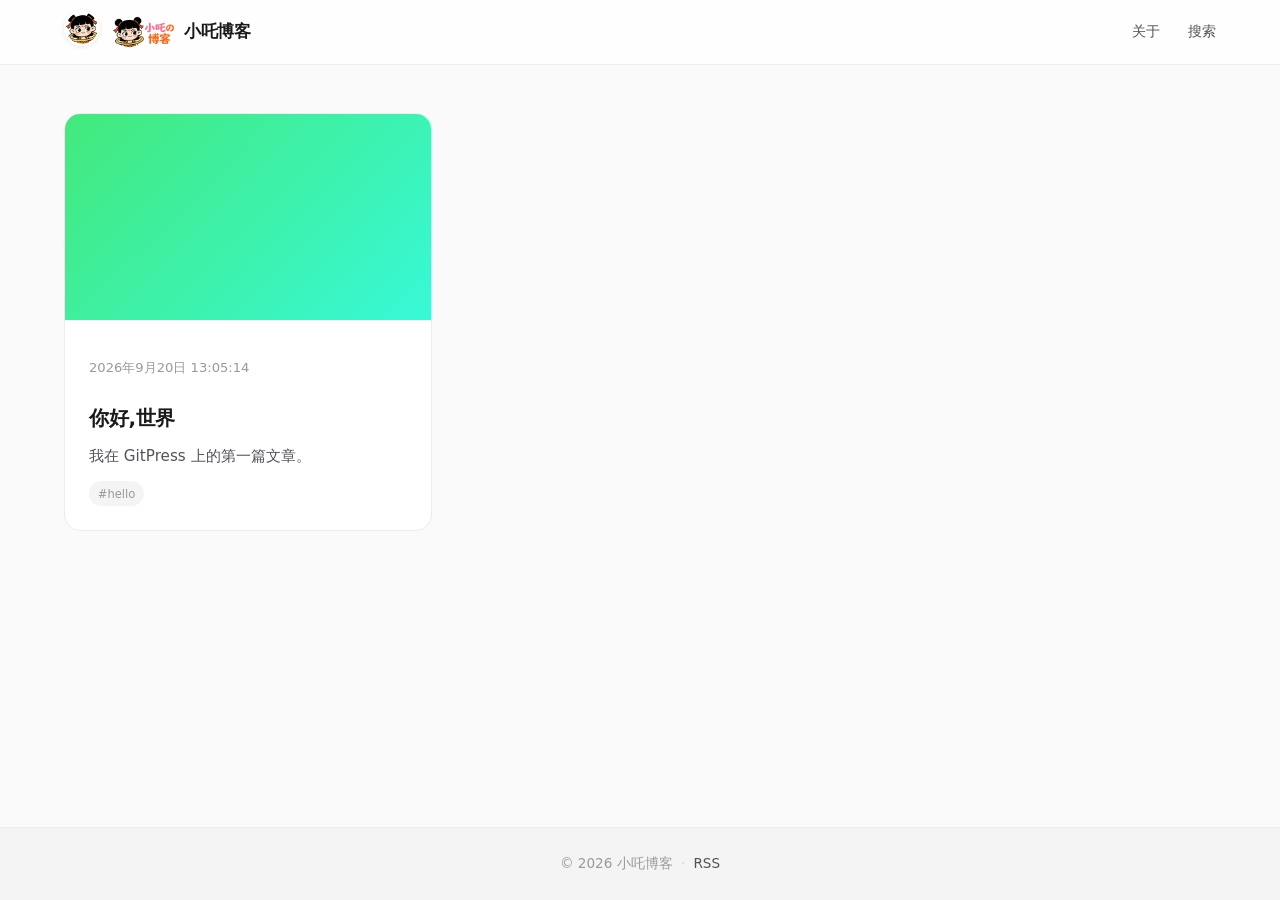
<file: index.html>
<!DOCTYPE html><html lang="zh-CN" data-theme="auto" style="--accent: #e11d48"> <head><meta charset="utf-8"><meta name="viewport" content="width=device-width, initial-scale=1"><title>小吒博客</title><meta name="description" content><meta name="generator" content="GitPress"><link rel="canonical" href="https://xiaozha.eu.cc/"><!-- Open Graph --><meta property="og:type" content="website"><meta property="og:title" content="小吒博客"><meta property="og:description" content><meta property="og:url" content="https://xiaozha.eu.cc/"><meta property="og:image" content="https://xiaozha.eu.cc/media/site-logo-mu9izae6-6yzg1s.webp"><!-- Twitter Card --><meta name="twitter:card" content="summary_large_image"><meta name="twitter:title" content="小吒博客"><meta name="twitter:description" content><script type="application/ld+json">{"@context":"https://schema.org","@type":"WebSite","name":"小吒博客","url":"https://xiaozha.eu.cc/"}</script><link rel="alternate" type="application/rss+xml" title="小吒博客" href="/rss.xml"><link rel="icon" href="/media/site-logo-mu9izae6-6yzg1s.webp"><link rel="stylesheet" href="/_astro/_page_.C_PxYLDm.css"><script id="gitpress-build-check">(function(){var BUILD_ID="93eb3d37dd96";var META="/gitpress-build.json";var SW="/sw.js";var SCOPE="/";try{if("serviceWorker"in navigator)navigator.serviceWorker.register(SW,{scope:SCOPE});}catch(e){}fetch(META+(META.indexOf("?")>=0?"&":"?")+"t="+Date.now(),{cache:"no-store"}).then(function(r){return r.ok?r.json():null;}).then(function(meta){if(!meta||!meta.id||meta.id===BUILD_ID)return;var key="gp-bust:"+meta.id;try{if(sessionStorage.getItem(key))return;sessionStorage.setItem(key,"1");}catch(e){}if(typeof caches!=="undefined"){caches.keys().then(function(keys){return Promise.all(keys.map(function(k){return caches.delete(k);}));}).finally(function(){location.reload();});}else{location.reload();}}).catch(function(){});})();</script></head> <body> <header class="site-header" data-pagefind-ignore> <div class="header-inner"> <div class="site-brand"> <a href="/" aria-label="小吒博客"> <img class="site-avatar" src="/media/site-avatar-mu9izb4r-3n3cn3.webp" alt="" width="36" height="36"> </a> <div> <div style="display:flex; align-items:center; gap:0.5rem;"> <a href="/"> <img class="site-logo" src="/media/site-logo-mu9izae6-6yzg1s.webp" alt> </a> <p class="site-title"> <a href="/">小吒博客</a> </p> </div>  </div> </div> <input type="checkbox" id="nav-toggle" class="nav-toggle-checkbox"> <label for="nav-toggle" class="nav-toggle-label" aria-label="Toggle menu"> <span></span><span></span><span></span> </label> <nav class="site-nav"> <a href="/about/"> 关于 </a><a href="/search/"> 搜索 </a> </nav> </div> </header> <main class="site-main"> <div class="post-grid cols-3"> <article class="post-card"> <div class="post-card-placeholder gradient-4"></div> <div class="post-card-body"> <p class="post-meta">2026年9月20日 13:05:14</p> <h2 class="post-card-title"> <a href="/posts/hello-world/">你好,世界</a> </h2> <p class="post-excerpt">我在 GitPress 上的第一篇文章。</p> <div style="display:flex; flex-wrap:wrap; gap:0.4rem; margin-top:auto;"> <a href="/tags/hello/" style="font-size:0.72rem; padding:0.15rem 0.55rem; background:var(--bg-subtle); border-radius:999px; color:var(--muted);">
#hello </a> </div> </div> </article> </div>  </main> <footer class="site-footer" data-pagefind-ignore> <div class="site-footer-inner"> <ul class="site-footer-list"> <li> <span>© 2026 小吒博客</span> </li><li> <a href="/rss.xml">  RSS </a> </li> </ul> </div> </footer> </body></html>
</file>
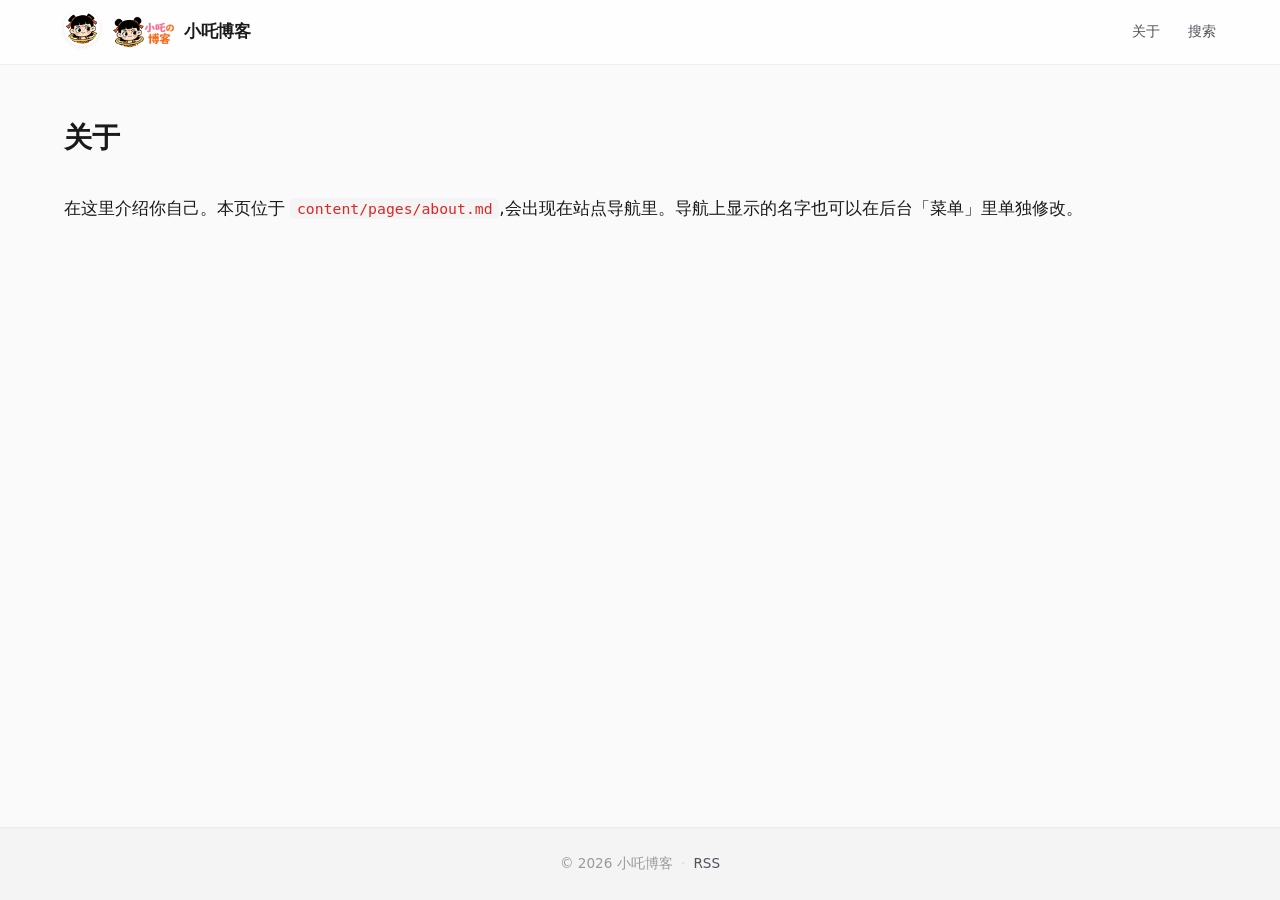
<file: about/index.html>
<!DOCTYPE html><html lang="zh-CN" data-theme="auto" style="--accent: #e11d48"> <head><meta charset="utf-8"><meta name="viewport" content="width=device-width, initial-scale=1"><title>关于 · 小吒博客</title><meta name="description" content><meta name="generator" content="GitPress"><link rel="canonical" href="https://xiaozha.eu.cc/about/"><!-- Open Graph --><meta property="og:type" content="website"><meta property="og:title" content="关于 · 小吒博客"><meta property="og:description" content><meta property="og:url" content="https://xiaozha.eu.cc/about/"><meta property="og:image" content="https://xiaozha.eu.cc/media/site-logo-mu9izae6-6yzg1s.webp"><!-- Twitter Card --><meta name="twitter:card" content="summary_large_image"><meta name="twitter:title" content="关于 · 小吒博客"><meta name="twitter:description" content><script type="application/ld+json">{"@context":"https://schema.org","@type":"WebSite","name":"小吒博客","url":"https://xiaozha.eu.cc/"}</script><link rel="alternate" type="application/rss+xml" title="小吒博客" href="/rss.xml"><link rel="icon" href="/media/site-logo-mu9izae6-6yzg1s.webp"><link rel="stylesheet" href="/_astro/_page_.C_PxYLDm.css"><script id="gitpress-build-check">(function(){var BUILD_ID="93eb3d37dd96";var META="/gitpress-build.json";var SW="/sw.js";var SCOPE="/";try{if("serviceWorker"in navigator)navigator.serviceWorker.register(SW,{scope:SCOPE});}catch(e){}fetch(META+(META.indexOf("?")>=0?"&":"?")+"t="+Date.now(),{cache:"no-store"}).then(function(r){return r.ok?r.json():null;}).then(function(meta){if(!meta||!meta.id||meta.id===BUILD_ID)return;var key="gp-bust:"+meta.id;try{if(sessionStorage.getItem(key))return;sessionStorage.setItem(key,"1");}catch(e){}if(typeof caches!=="undefined"){caches.keys().then(function(keys){return Promise.all(keys.map(function(k){return caches.delete(k);}));}).finally(function(){location.reload();});}else{location.reload();}}).catch(function(){});})();</script></head> <body> <header class="site-header" data-pagefind-ignore> <div class="header-inner"> <div class="site-brand"> <a href="/" aria-label="小吒博客"> <img class="site-avatar" src="/media/site-avatar-mu9izb4r-3n3cn3.webp" alt="" width="36" height="36"> </a> <div> <div style="display:flex; align-items:center; gap:0.5rem;"> <a href="/"> <img class="site-logo" src="/media/site-logo-mu9izae6-6yzg1s.webp" alt> </a> <p class="site-title"> <a href="/">小吒博客</a> </p> </div>  </div> </div> <input type="checkbox" id="nav-toggle" class="nav-toggle-checkbox"> <label for="nav-toggle" class="nav-toggle-label" aria-label="Toggle menu"> <span></span><span></span><span></span> </label> <nav class="site-nav"> <a href="/about/"> 关于 </a><a href="/search/"> 搜索 </a> </nav> </div> </header> <main class="site-main">  <article data-pagefind-body> <h1 class="page-heading">关于</h1> <div class="prose"> <p>在这里介绍你自己。本页位于 <code>content/pages/about.md</code>,会出现在站点导航里。导航上显示的名字也可以在后台「菜单」里单独修改。</p> </div> </article>  </main> <footer class="site-footer" data-pagefind-ignore> <div class="site-footer-inner"> <ul class="site-footer-list"> <li> <span>© 2026 小吒博客</span> </li><li> <a href="/rss.xml">  RSS </a> </li> </ul> </div> </footer> </body></html>
</file>
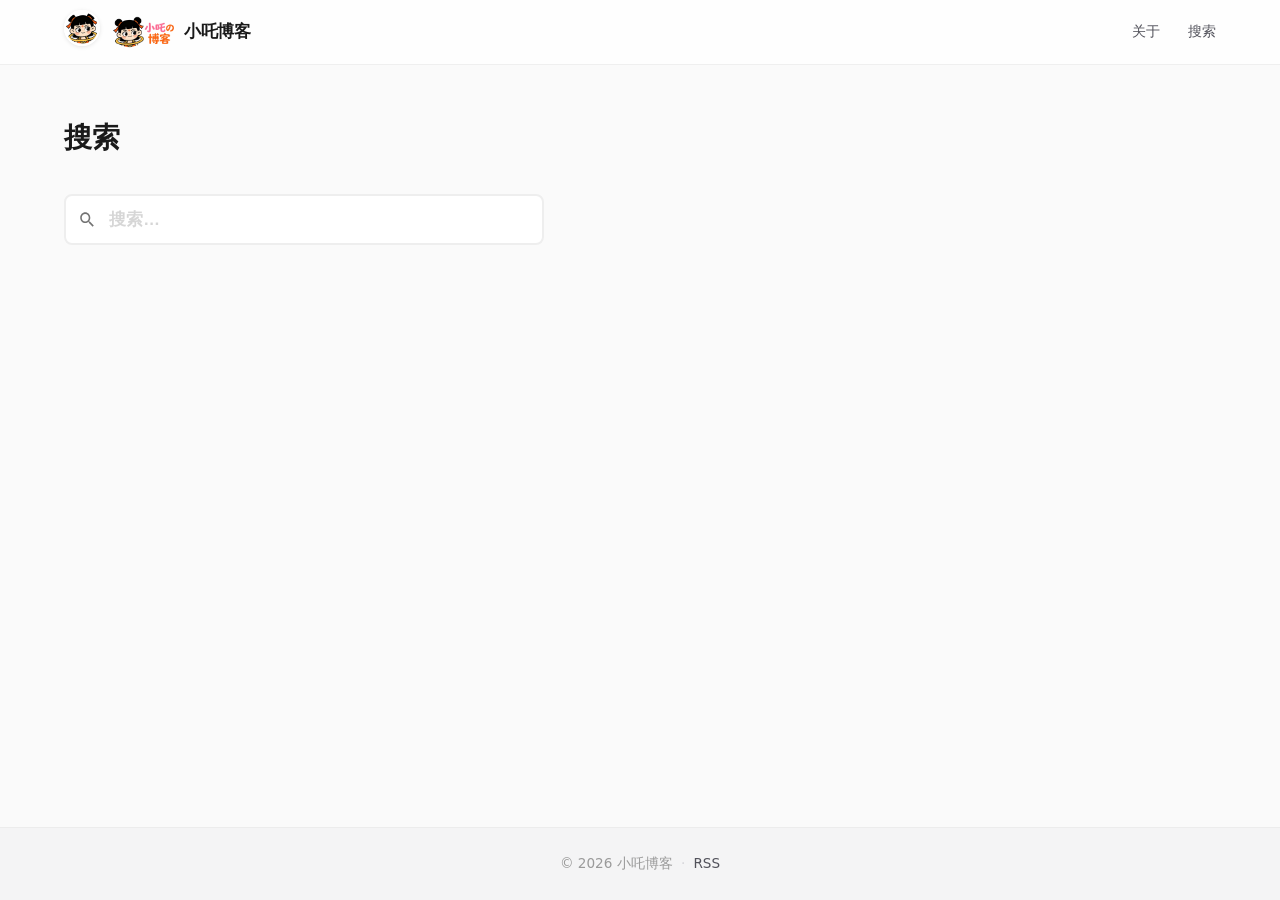
<file: search/index.html>
<!DOCTYPE html><html lang="zh-CN" data-theme="auto" style="--accent: #e11d48"> <head><meta charset="utf-8"><meta name="viewport" content="width=device-width, initial-scale=1"><title>搜索 · 小吒博客</title><meta name="description" content="搜索"><meta name="generator" content="GitPress"><link rel="canonical" href="https://xiaozha.eu.cc/search/"><!-- Open Graph --><meta property="og:type" content="website"><meta property="og:title" content="搜索 · 小吒博客"><meta property="og:description" content="搜索"><meta property="og:url" content="https://xiaozha.eu.cc/search/"><meta property="og:image" content="https://xiaozha.eu.cc/media/site-logo-mu9izae6-6yzg1s.webp"><!-- Twitter Card --><meta name="twitter:card" content="summary_large_image"><meta name="twitter:title" content="搜索 · 小吒博客"><meta name="twitter:description" content="搜索"><script type="application/ld+json">{"@context":"https://schema.org","@type":"WebSite","name":"小吒博客","description":"搜索","url":"https://xiaozha.eu.cc/"}</script><link rel="alternate" type="application/rss+xml" title="小吒博客" href="/rss.xml"><link rel="icon" href="/media/site-logo-mu9izae6-6yzg1s.webp"><link rel="stylesheet" href="/_astro/_page_.C_PxYLDm.css"><script id="gitpress-build-check">(function(){var BUILD_ID="93eb3d37dd96";var META="/gitpress-build.json";var SW="/sw.js";var SCOPE="/";try{if("serviceWorker"in navigator)navigator.serviceWorker.register(SW,{scope:SCOPE});}catch(e){}fetch(META+(META.indexOf("?")>=0?"&":"?")+"t="+Date.now(),{cache:"no-store"}).then(function(r){return r.ok?r.json():null;}).then(function(meta){if(!meta||!meta.id||meta.id===BUILD_ID)return;var key="gp-bust:"+meta.id;try{if(sessionStorage.getItem(key))return;sessionStorage.setItem(key,"1");}catch(e){}if(typeof caches!=="undefined"){caches.keys().then(function(keys){return Promise.all(keys.map(function(k){return caches.delete(k);}));}).finally(function(){location.reload();});}else{location.reload();}}).catch(function(){});})();</script></head> <body> <header class="site-header" data-pagefind-ignore> <div class="header-inner"> <div class="site-brand"> <a href="/" aria-label="小吒博客"> <img class="site-avatar" src="/media/site-avatar-mu9izb4r-3n3cn3.webp" alt="" width="36" height="36"> </a> <div> <div style="display:flex; align-items:center; gap:0.5rem;"> <a href="/"> <img class="site-logo" src="/media/site-logo-mu9izae6-6yzg1s.webp" alt> </a> <p class="site-title"> <a href="/">小吒博客</a> </p> </div>  </div> </div> <input type="checkbox" id="nav-toggle" class="nav-toggle-checkbox"> <label for="nav-toggle" class="nav-toggle-label" aria-label="Toggle menu"> <span></span><span></span><span></span> </label> <nav class="site-nav"> <a href="/about/"> 关于 </a><a href="/search/"> 搜索 </a> </nav> </div> </header> <main class="site-main">  <h1 class="page-heading">搜索</h1> <div class="site-search" data-pagefind-ignore> <div id="gitpress-search"></div> <p class="search-fallback" id="gitpress-search-fallback" hidden> 搜索暂时不可用。站点完成构建后即可使用。 </p> </div> <link rel="stylesheet" href="/pagefind/pagefind-ui.css"> <script src="/pagefind/pagefind-ui.js"></script> <script>(function(){const bundlePath = "/pagefind/";
const pf = {"placeholder":"搜索…","clear_search":"清除","load_more":"加载更多","search_label":"搜索本站","filters_label":"筛选","zero_results":"没有找到「[SEARCH_TERM]」","many_results":"「[SEARCH_TERM]」的 [COUNT] 条结果","one_result":"「[SEARCH_TERM]」的 [COUNT] 条结果","alt_search":"没有找到「[SEARCH_TERM]」。显示「[DIFFERENT_TERM]」的结果","search_suggestion":"没有找到「[SEARCH_TERM]」。试试：","searching":"正在搜索「[SEARCH_TERM]」…"};

  (function () {
    var fallback = document.getElementById("gitpress-search-fallback");
    function fail() {
      if (fallback) fallback.hidden = false;
    }
    function init() {
      var UI = window.PagefindUI;
      if (typeof UI !== "function") {
        fail();
        return;
      }
      try {
        new UI({
          element: "#gitpress-search",
          bundlePath: bundlePath,
          showSubResults: true,
          translations: pf,
        });
      } catch (error) {
        fail();
      }
    }
    if (document.readyState === "loading") {
      document.addEventListener("DOMContentLoaded", init);
    } else {
      init();
    }
  })();
})();</script>  </main> <footer class="site-footer" data-pagefind-ignore> <div class="site-footer-inner"> <ul class="site-footer-list"> <li> <span>© 2026 小吒博客</span> </li><li> <a href="/rss.xml">  RSS </a> </li> </ul> </div> </footer> </body></html>
</file>
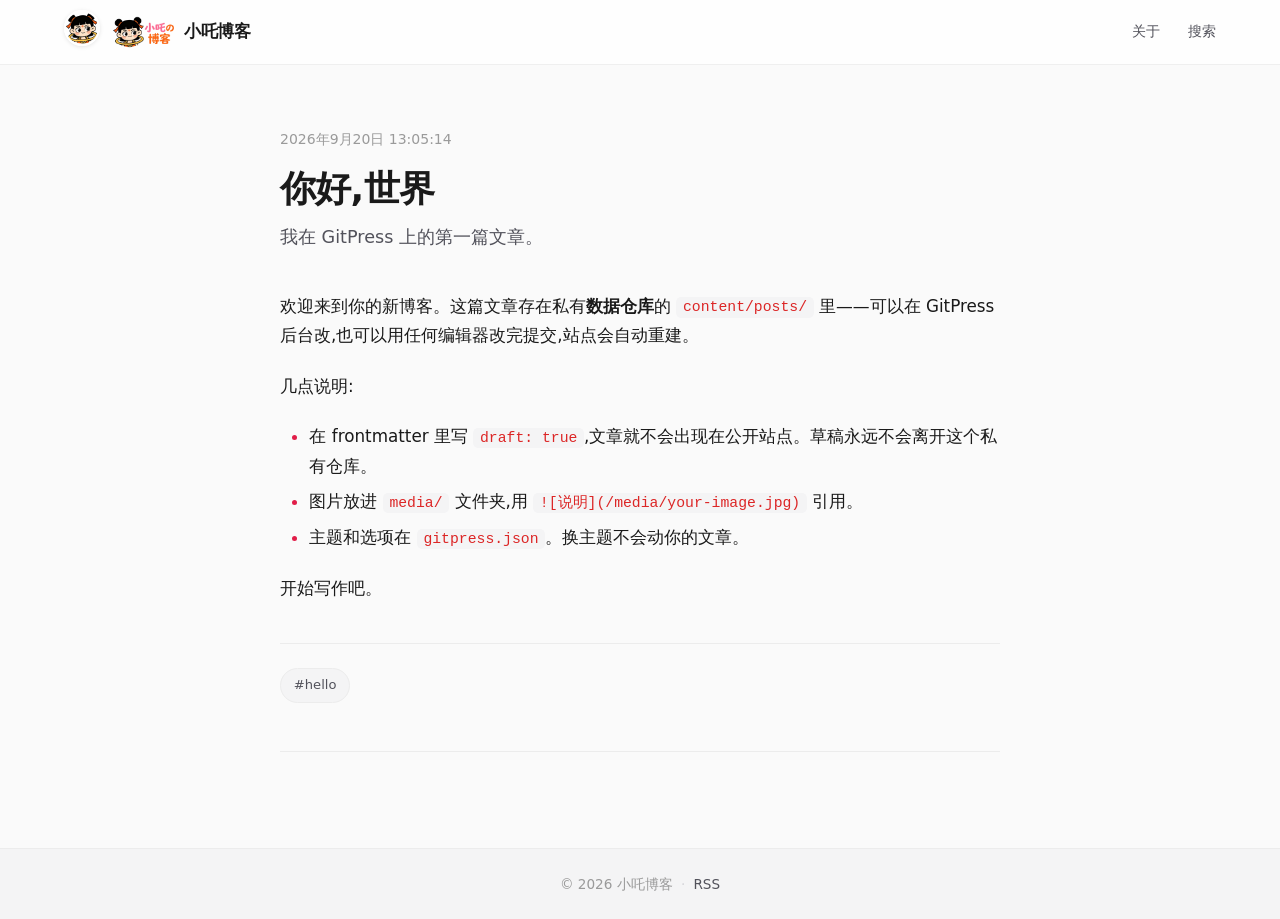
<file: posts/hello-world/index.html>
<!DOCTYPE html><html lang="zh-CN" data-theme="auto" style="--accent: #e11d48"> <head><meta charset="utf-8"><meta name="viewport" content="width=device-width, initial-scale=1"><title>你好,世界 · 小吒博客</title><meta name="description" content="我在 GitPress 上的第一篇文章。"><meta name="generator" content="GitPress"><link rel="canonical" href="https://xiaozha.eu.cc/posts/hello-world/"><!-- Open Graph --><meta property="og:type" content="article"><meta property="og:title" content="你好,世界 · 小吒博客"><meta property="og:description" content="我在 GitPress 上的第一篇文章。"><meta property="og:url" content="https://xiaozha.eu.cc/posts/hello-world/"><meta property="og:image" content="https://xiaozha.eu.cc/media/site-logo-mu9izae6-6yzg1s.webp"><!-- Twitter Card --><meta name="twitter:card" content="summary_large_image"><meta name="twitter:title" content="你好,世界 · 小吒博客"><meta name="twitter:description" content="我在 GitPress 上的第一篇文章。"><meta property="article:published_time" content="2026-09-20T05:05:14.000Z"><script type="application/ld+json">{"@context":"https://schema.org","@type":"BlogPosting","headline":"你好,世界","description":"我在 GitPress 上的第一篇文章。","datePublished":"2026-09-20T05:05:14.000Z","image":"https://xiaozha.eu.cc/media/site-logo-mu9izae6-6yzg1s.webp","url":"https://xiaozha.eu.cc/posts/hello-world/","author":{"@type":"Person","name":"xiaozhaorg"}}</script><link rel="alternate" type="application/rss+xml" title="小吒博客" href="/rss.xml"><link rel="icon" href="/media/site-logo-mu9izae6-6yzg1s.webp"><link rel="stylesheet" href="/_astro/_page_.C_PxYLDm.css"><script id="gitpress-build-check">(function(){var BUILD_ID="93eb3d37dd96";var META="/gitpress-build.json";var SW="/sw.js";var SCOPE="/";try{if("serviceWorker"in navigator)navigator.serviceWorker.register(SW,{scope:SCOPE});}catch(e){}fetch(META+(META.indexOf("?")>=0?"&":"?")+"t="+Date.now(),{cache:"no-store"}).then(function(r){return r.ok?r.json():null;}).then(function(meta){if(!meta||!meta.id||meta.id===BUILD_ID)return;var key="gp-bust:"+meta.id;try{if(sessionStorage.getItem(key))return;sessionStorage.setItem(key,"1");}catch(e){}if(typeof caches!=="undefined"){caches.keys().then(function(keys){return Promise.all(keys.map(function(k){return caches.delete(k);}));}).finally(function(){location.reload();});}else{location.reload();}}).catch(function(){});})();</script></head> <body> <header class="site-header" data-pagefind-ignore> <div class="header-inner"> <div class="site-brand"> <a href="/" aria-label="小吒博客"> <img class="site-avatar" src="/media/site-avatar-mu9izb4r-3n3cn3.webp" alt="" width="36" height="36"> </a> <div> <div style="display:flex; align-items:center; gap:0.5rem;"> <a href="/"> <img class="site-logo" src="/media/site-logo-mu9izae6-6yzg1s.webp" alt> </a> <p class="site-title"> <a href="/">小吒博客</a> </p> </div>  </div> </div> <input type="checkbox" id="nav-toggle" class="nav-toggle-checkbox"> <label for="nav-toggle" class="nav-toggle-label" aria-label="Toggle menu"> <span></span><span></span><span></span> </label> <nav class="site-nav"> <a href="/about/"> 关于 </a><a href="/search/"> 搜索 </a> </nav> </div> </header> <main class="site-main">  <article class="article-wrapper"> <div data-pagefind-body> <header class="article-header"> <p class="article-meta"> 2026年9月20日 13:05:14  </p> <h1>你好,世界</h1> <p class="post-excerpt" style="margin-top:0.75rem; font-size:1.1rem;">我在 GitPress 上的第一篇文章。</p> </header>  <div class="prose"> <p>欢迎来到你的新博客。这篇文章存在私有<strong>数据仓库</strong>的 <code>content/posts/</code> 里——可以在 GitPress 后台改,也可以用任何编辑器改完提交,站点会自动重建。</p>
<p>几点说明:</p>
<ul>
<li>在 frontmatter 里写 <code>draft: true</code>,文章就不会出现在公开站点。草稿永远不会离开这个私有仓库。</li>
<li>图片放进 <code>media/</code> 文件夹,用 <code>![说明](/media/your-image.jpg)</code> 引用。</li>
<li>主题和选项在 <code>gitpress.json</code>。换主题不会动你的文章。</li>
</ul>
<p>开始写作吧。</p> </div> </div> <nav class="tag-list"> <a href="/tags/hello/">#hello</a> </nav> <div id="gitpress-comments" class="comments"> <script src="https://giscus.app/client.js" data-repo="xiaozhaorg/gitpress" data-repo-id="R_kgDOUiGr2A" data-category="Announcements" data-category-id="DIC_kwDOUiGr2M4DF_oA" data-mapping="pathname" data-strict="0" data-reactions-enabled="1" data-emit-metadata="0" data-input-position="bottom" data-theme="light" data-lang="zh-CN" data-loading="lazy" crossorigin="anonymous" async></script> </div> </article>  </main> <footer class="site-footer" data-pagefind-ignore> <div class="site-footer-inner"> <ul class="site-footer-list"> <li> <span>© 2026 小吒博客</span> </li><li> <a href="/rss.xml">  RSS </a> </li> </ul> </div> </footer> </body></html>
</file>
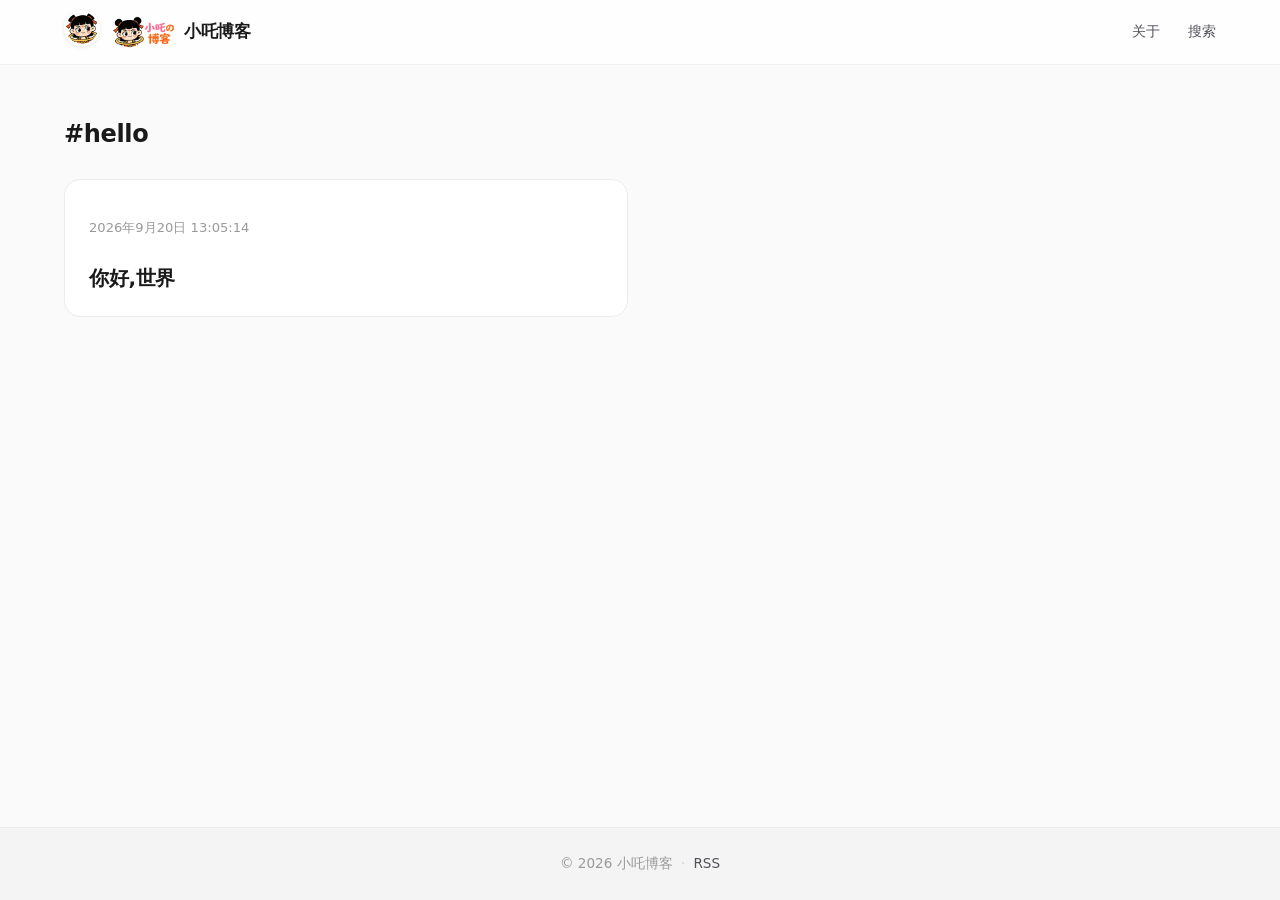
<file: tags/hello/index.html>
<!DOCTYPE html><html lang="zh-CN" data-theme="auto" style="--accent: #e11d48"> <head><meta charset="utf-8"><meta name="viewport" content="width=device-width, initial-scale=1"><title>#hello · 小吒博客</title><meta name="description" content><meta name="generator" content="GitPress"><link rel="canonical" href="https://xiaozha.eu.cc/tags/hello/"><!-- Open Graph --><meta property="og:type" content="website"><meta property="og:title" content="#hello · 小吒博客"><meta property="og:description" content><meta property="og:url" content="https://xiaozha.eu.cc/tags/hello/"><meta property="og:image" content="https://xiaozha.eu.cc/media/site-logo-mu9izae6-6yzg1s.webp"><!-- Twitter Card --><meta name="twitter:card" content="summary_large_image"><meta name="twitter:title" content="#hello · 小吒博客"><meta name="twitter:description" content><script type="application/ld+json">{"@context":"https://schema.org","@type":"WebSite","name":"小吒博客","url":"https://xiaozha.eu.cc/"}</script><link rel="alternate" type="application/rss+xml" title="小吒博客" href="/rss.xml"><link rel="icon" href="/media/site-logo-mu9izae6-6yzg1s.webp"><link rel="stylesheet" href="/_astro/_page_.C_PxYLDm.css"><script id="gitpress-build-check">(function(){var BUILD_ID="93eb3d37dd96";var META="/gitpress-build.json";var SW="/sw.js";var SCOPE="/";try{if("serviceWorker"in navigator)navigator.serviceWorker.register(SW,{scope:SCOPE});}catch(e){}fetch(META+(META.indexOf("?")>=0?"&":"?")+"t="+Date.now(),{cache:"no-store"}).then(function(r){return r.ok?r.json():null;}).then(function(meta){if(!meta||!meta.id||meta.id===BUILD_ID)return;var key="gp-bust:"+meta.id;try{if(sessionStorage.getItem(key))return;sessionStorage.setItem(key,"1");}catch(e){}if(typeof caches!=="undefined"){caches.keys().then(function(keys){return Promise.all(keys.map(function(k){return caches.delete(k);}));}).finally(function(){location.reload();});}else{location.reload();}}).catch(function(){});})();</script></head> <body> <header class="site-header" data-pagefind-ignore> <div class="header-inner"> <div class="site-brand"> <a href="/" aria-label="小吒博客"> <img class="site-avatar" src="/media/site-avatar-mu9izb4r-3n3cn3.webp" alt="" width="36" height="36"> </a> <div> <div style="display:flex; align-items:center; gap:0.5rem;"> <a href="/"> <img class="site-logo" src="/media/site-logo-mu9izae6-6yzg1s.webp" alt> </a> <p class="site-title"> <a href="/">小吒博客</a> </p> </div>  </div> </div> <input type="checkbox" id="nav-toggle" class="nav-toggle-checkbox"> <label for="nav-toggle" class="nav-toggle-label" aria-label="Toggle menu"> <span></span><span></span><span></span> </label> <nav class="site-nav"> <a href="/about/"> 关于 </a><a href="/search/"> 搜索 </a> </nav> </div> </header> <main class="site-main">  <h1 class="archive-heading">#hello</h1> <div class="post-grid cols-2"> <article class="post-card"> <div class="post-card-body"> <p class="post-meta">2026年9月20日 13:05:14</p> <h2 class="post-card-title"> <a href="/posts/hello-world/">你好,世界</a> </h2> </div> </article> </div>  </main> <footer class="site-footer" data-pagefind-ignore> <div class="site-footer-inner"> <ul class="site-footer-list"> <li> <span>© 2026 小吒博客</span> </li><li> <a href="/rss.xml">  RSS </a> </li> </ul> </div> </footer> </body></html>
</file>
<file: _astro/_page_.C_PxYLDm.css>
:root{--bg: #fafafa;--bg-subtle: #f4f4f5;--panel: #ffffff;--text: #1a1a1a;--text-subtle: #52525b;--muted: #9a9a9a;--rule: #ececec;--rule-strong: #d4d4d8;--accent: #e11d48;--accent-hover: #be123c;--card-shadow: 0 1px 3px rgba(0,0,0,.04), 0 4px 12px rgba(0,0,0,.03);--card-shadow-hover: 0 4px 12px rgba(0,0,0,.08), 0 12px 32px rgba(0,0,0,.06);--glass-bg: rgba(255, 255, 255, .72);--glass-border: rgba(0, 0, 0, .06);--code-bg: #f4f4f5;--inline-code-bg: #f4f4f5;--inline-code-text: #dc2626}@media(prefers-color-scheme:dark){[data-theme=auto]{--bg: #0f0f10;--bg-subtle: #16161a;--panel: #1b1b1f;--text: #e8e8ea;--text-subtle: #a1a1aa;--muted: #71717a;--rule: #2c2c33;--rule-strong: #3f3f46;--accent: #fb7185;--accent-hover: #f43f5e;--card-shadow: 0 1px 3px rgba(0,0,0,.3), 0 4px 12px rgba(0,0,0,.25);--card-shadow-hover: 0 4px 16px rgba(0,0,0,.4), 0 12px 40px rgba(0,0,0,.3);--glass-bg: rgba(15, 15, 16, .75);--glass-border: rgba(255, 255, 255, .08);--code-bg: #16161a;--inline-code-bg: #27272a;--inline-code-text: #fb7185}}[data-theme=dark]{--bg: #0f0f10;--bg-subtle: #16161a;--panel: #1b1b1f;--text: #e8e8ea;--text-subtle: #a1a1aa;--muted: #71717a;--rule: #2c2c33;--rule-strong: #3f3f46;--accent: #fb7185;--accent-hover: #f43f5e;--card-shadow: 0 1px 3px rgba(0,0,0,.3), 0 4px 12px rgba(0,0,0,.25);--card-shadow-hover: 0 4px 16px rgba(0,0,0,.4), 0 12px 40px rgba(0,0,0,.3);--glass-bg: rgba(15, 15, 16, .75);--glass-border: rgba(255, 255, 255, .08);--code-bg: #16161a;--inline-code-bg: #27272a;--inline-code-text: #fb7185}*{box-sizing:border-box}html{background:var(--bg);color:var(--text);font-family:ui-sans-serif,system-ui,-apple-system,PingFang SC,Noto Sans SC,Helvetica Neue,Arial,sans-serif;font-size:16px;line-height:1.75;-webkit-font-smoothing:antialiased;-moz-osx-font-smoothing:grayscale;scroll-behavior:smooth}body{margin:0;min-height:100vh;display:flex;flex-direction:column}a{color:var(--accent);text-decoration:none;transition:color .15s ease}a:hover{color:var(--accent-hover)}.site-header{position:sticky;top:0;z-index:100;background:var(--glass-bg);backdrop-filter:saturate(180%) blur(14px);-webkit-backdrop-filter:saturate(180%) blur(14px);border-bottom:1px solid var(--glass-border);transition:background .2s ease}.header-inner{max-width:1200px;margin:0 auto;padding:0 1.5rem;height:64px;display:flex;align-items:center;justify-content:space-between;gap:1.5rem}.site-brand{display:flex;align-items:center;gap:.75rem;min-width:0;flex-shrink:0}.site-brand a{text-decoration:none;color:inherit}.site-logo{display:block;max-height:32px;width:auto}.site-avatar{width:36px;height:36px;border-radius:50%;object-fit:cover;flex-shrink:0;border:2px solid var(--panel);box-shadow:0 1px 4px #0000001a}.site-title{margin:0;font-size:1.05rem;font-weight:700;letter-spacing:-.015em;white-space:nowrap;overflow:hidden;text-overflow:ellipsis}.site-title a{color:var(--text)}.site-title a:hover{color:var(--accent)}.site-tagline{margin:0;font-size:.75rem;color:var(--muted);white-space:nowrap}.site-nav{display:flex;align-items:center;gap:1.75rem;font-size:.9rem;overflow-x:auto;scrollbar-width:none;flex:1;justify-content:flex-end}.site-nav::-webkit-scrollbar{display:none}.site-nav a{color:var(--text-subtle);font-weight:500;position:relative;padding:.25rem 0;white-space:nowrap}.site-nav a:hover{color:var(--accent)}.site-nav a:after{content:"";position:absolute;bottom:-4px;left:0;width:0;height:2px;background:var(--accent);transition:width .2s ease}.site-nav a:hover:after{width:100%}.nav-toggle-checkbox{position:absolute;opacity:0;pointer-events:none}.nav-toggle-label{display:none;flex-direction:column;gap:5px;padding:.5rem;cursor:pointer;z-index:101}.nav-toggle-label span{display:block;width:22px;height:2px;background:var(--text);border-radius:2px;transition:transform .25s ease,opacity .2s ease}@media(max-width:720px){.nav-toggle-label{display:flex}.site-nav{position:absolute;top:64px;left:0;right:0;background:var(--glass-bg);backdrop-filter:saturate(180%) blur(14px);-webkit-backdrop-filter:saturate(180%) blur(14px);flex-direction:column;align-items:stretch;gap:0;padding:0;max-height:0;overflow:hidden;border-bottom:1px solid var(--glass-border);transition:max-height .3s ease}.site-nav a{padding:1rem 1.5rem;border-bottom:1px solid var(--rule)}.site-nav a:after{display:none}.nav-toggle-checkbox:checked~.site-nav{max-height:24rem}}.site-main{flex:1;max-width:1200px;margin:0 auto;padding:3rem 1.5rem 4rem;width:100%}.post-grid{display:grid;gap:1.5rem}.post-card{background:var(--panel);border:1px solid var(--rule);border-radius:16px;overflow:hidden;transition:transform .25s ease,box-shadow .25s ease,border-color .25s ease;display:flex;flex-direction:column}.post-card:hover{transform:translateY(-2px);box-shadow:var(--card-shadow-hover);border-color:var(--rule-strong)}.post-card-cover{width:100%;aspect-ratio:16 / 9;overflow:hidden;position:relative;background:var(--bg-subtle);flex-shrink:0}.post-card-cover img{width:100%;height:100%;object-fit:cover;transition:transform .4s ease}.post-card:hover .post-card-cover img{transform:scale(1.04)}.post-card-placeholder{width:100%;aspect-ratio:16 / 9;flex-shrink:0}.post-card-body{padding:1.5rem;display:flex;flex-direction:column;flex:1;gap:.75rem}.post-meta{color:var(--muted);font-size:.82rem;font-variant-numeric:tabular-nums;display:flex;align-items:center;gap:.5rem}.post-card-title{margin:0;font-size:1.25rem;font-weight:700;line-height:1.35;letter-spacing:-.015em}.post-card-title a{color:var(--text)}.post-card-title a:hover{color:var(--accent)}.post-excerpt{margin:0;color:var(--text-subtle);font-size:.95rem;line-height:1.65}@media(min-width:768px)and (max-width:1024px){.post-grid.cols-2{grid-template-columns:repeat(2,1fr)}}@media(min-width:1024px){.post-grid.cols-3{grid-template-columns:repeat(3,1fr)}.post-grid.cols-2{grid-template-columns:repeat(2,1fr)}}.post-list-item{background:var(--panel);border:1px solid var(--rule);border-radius:12px;padding:1.25rem 1.5rem;display:flex;flex-direction:column;gap:.35rem;transition:border-color .2s ease,background .2s ease}.post-list-item:hover{border-color:var(--accent)}.post-list-item h2{margin:0;font-size:1.05rem;font-weight:600;display:inline}.post-list-item h2 a{color:var(--text)}.post-list-item h2 a:hover{color:var(--accent)}.article-wrapper{max-width:720px;margin:0 auto}.article-header{margin-bottom:2.5rem}.article-header h1{font-size:2.25rem;line-height:1.25;letter-spacing:-.02em;margin:.75rem 0 .25rem;font-weight:800}.article-meta{color:var(--muted);font-size:.875rem}.article-cover{width:100%;border-radius:16px;margin:2rem 0;box-shadow:var(--card-shadow)}.prose{font-size:1.05rem}.prose img{max-width:100%;height:auto;border-radius:8px;margin:1.5rem 0;box-shadow:var(--card-shadow)}.prose p{margin:1.25em 0}.prose h2{font-size:1.5rem;font-weight:700;margin-top:2.5em;margin-bottom:.75em;line-height:1.35;letter-spacing:-.015em;scroll-margin-top:5rem}.prose h3{font-size:1.2rem;font-weight:600;margin-top:2em;margin-bottom:.5em;line-height:1.4;scroll-margin-top:5rem}.prose h4,.prose h5,.prose h6{font-weight:600;margin-top:1.75em;margin-bottom:.5em}.prose blockquote{margin:1.5em 0;padding:1rem 1.25rem;border-left:4px solid var(--accent);background:var(--bg-subtle);border-radius:0 8px 8px 0;color:var(--text-subtle);font-style:italic}.prose ul,.prose ol{padding-left:1.75em;margin:1.25em 0}.prose li{margin:.35em 0}.prose ul li::marker{color:var(--accent)}.prose pre{padding:1.1em 1.2em;border-radius:12px;overflow-x:auto;font-size:.85rem;line-height:1.65;background:var(--code-bg);border:1px solid var(--rule);margin:1.5em 0}.prose code{font-family:ui-monospace,SFMono-Regular,JetBrains Mono,Menlo,Consolas,monospace;font-size:.9em}.prose :not(pre)>code{background:var(--inline-code-bg);color:var(--inline-code-text);padding:.15em .45em;border-radius:5px;font-size:.88em}.prose hr{border:none;border-top:1px solid var(--rule);margin:3em 0}.prose table{width:100%;border-collapse:collapse;margin:1.5em 0;font-size:.95rem}.prose th,.prose td{padding:.75em 1em;text-align:left;border-bottom:1px solid var(--rule)}.prose th{font-weight:600;background:var(--bg-subtle)}.prose tr:hover td{background:var(--bg-subtle)}.prose a{border-bottom:1px solid transparent}.prose a:hover{border-bottom-color:currentColor}.tag-list{margin-top:2.5rem;display:flex;flex-wrap:wrap;gap:.6rem;padding-top:1.5rem;border-top:1px solid var(--rule)}.tag-list a{display:inline-flex;align-items:center;gap:.25rem;padding:.3rem .8rem;font-size:.82rem;background:var(--bg-subtle);border:1px solid var(--rule);border-radius:999px;color:var(--text-subtle);transition:all .15s ease}.tag-list a:hover{background:var(--accent);border-color:var(--accent);color:#fff}.comments{margin-top:3rem;padding-top:2rem;border-top:1px solid var(--rule)}.page-heading{font-size:1.75rem;font-weight:700;letter-spacing:-.015em;margin:0 0 2rem}.archive-heading{font-size:1.5rem;font-weight:700;letter-spacing:-.015em;margin:0 0 1.5rem}.empty-state{text-align:center;padding:4rem 2rem;color:var(--muted)}.site-search{max-width:480px;margin-top:1rem}.search-fallback{margin-top:.75rem;color:var(--muted);font-size:.9rem}.pagination{margin-top:3rem;padding-top:1.5rem;border-top:1px solid var(--rule);display:flex;align-items:center;justify-content:space-between;font-size:.9rem}.pagination a{padding:.5rem 1rem;border-radius:8px;border:1px solid var(--rule);color:var(--text-subtle);background:var(--panel);transition:all .15s ease}.pagination a:hover{border-color:var(--accent);color:var(--accent)}.pagination-status{color:var(--muted);font-size:.82rem;font-variant-numeric:tabular-nums}.pagination-disabled{padding:.5rem 1rem;color:var(--rule-strong);border:1px solid var(--rule);border-radius:8px;background:var(--bg-subtle)}.site-footer{border-top:1px solid var(--rule);background:var(--bg-subtle);padding:1.5rem 0;margin-top:auto}.site-footer-inner{max-width:1200px;margin:0 auto;padding:0 1.5rem}.site-footer-list{list-style:none;margin:0;padding:0;display:flex;flex-wrap:wrap;justify-content:center;gap:0;font-size:.85rem;color:var(--muted)}.site-footer-list li{display:inline-flex;align-items:center}.site-footer-list li:not(:last-child):after{content:"·";margin:0 .6em;color:var(--rule-strong)}.site-footer-list a{color:var(--text-subtle)}.site-footer-list a:hover{color:var(--accent)}.site-footer-gongan{display:inline-flex;align-items:center;gap:.3em}.site-footer-gongan img{width:14px;height:15px}.gradient-1{background:linear-gradient(135deg,#667eea,#764ba2)}.gradient-2{background:linear-gradient(135deg,#f093fb,#f5576c)}.gradient-3{background:linear-gradient(135deg,#4facfe,#00f2fe)}.gradient-4{background:linear-gradient(135deg,#43e97b,#38f9d7)}.gradient-5{background:linear-gradient(135deg,#fa709a,#fee140)}.gradient-6{background:linear-gradient(135deg,#30cfd0,#330867)}@media(max-width:640px){.site-main{padding:2rem 1rem 3rem}.article-header h1{font-size:1.75rem}.prose{font-size:1rem}}
</file>
<file: pagefind/pagefind-ui.css>
.pagefind-ui__result.svelte-j9e30.svelte-j9e30{list-style-type:none;display:flex;align-items:flex-start;gap:min(calc(40px * var(--pagefind-ui-scale)),3%);padding:calc(30px * var(--pagefind-ui-scale)) 0 calc(40px * var(--pagefind-ui-scale));border-top:solid var(--pagefind-ui-border-width) var(--pagefind-ui-border)}.pagefind-ui__result.svelte-j9e30.svelte-j9e30:last-of-type{border-bottom:solid var(--pagefind-ui-border-width) var(--pagefind-ui-border)}.pagefind-ui__result-thumb.svelte-j9e30.svelte-j9e30{width:min(30%,calc((30% - (100px * var(--pagefind-ui-scale))) * 100000));max-width:calc(120px * var(--pagefind-ui-scale));margin-top:calc(10px * var(--pagefind-ui-scale));aspect-ratio:var(--pagefind-ui-image-box-ratio);position:relative}.pagefind-ui__result-image.svelte-j9e30.svelte-j9e30{display:block;position:absolute;left:50%;transform:translate(-50%);font-size:0;width:auto;height:auto;max-width:100%;max-height:100%;border-radius:var(--pagefind-ui-image-border-radius)}.pagefind-ui__result-inner.svelte-j9e30.svelte-j9e30{flex:1;display:flex;flex-direction:column;align-items:flex-start;margin-top:calc(10px * var(--pagefind-ui-scale))}.pagefind-ui__result-title.svelte-j9e30.svelte-j9e30{display:inline-block;font-weight:700;font-size:calc(21px * var(--pagefind-ui-scale));margin-top:0;margin-bottom:0}.pagefind-ui__result-title.svelte-j9e30 .pagefind-ui__result-link.svelte-j9e30{color:var(--pagefind-ui-text);text-decoration:none}.pagefind-ui__result-title.svelte-j9e30 .pagefind-ui__result-link.svelte-j9e30:hover{text-decoration:underline}.pagefind-ui__result-excerpt.svelte-j9e30.svelte-j9e30{display:inline-block;font-weight:400;font-size:calc(16px * var(--pagefind-ui-scale));margin-top:calc(4px * var(--pagefind-ui-scale));margin-bottom:0;min-width:calc(250px * var(--pagefind-ui-scale))}.pagefind-ui__loading.svelte-j9e30.svelte-j9e30{color:var(--pagefind-ui-text);background-color:var(--pagefind-ui-text);border-radius:var(--pagefind-ui-border-radius);opacity:.1;pointer-events:none}.pagefind-ui__result-tags.svelte-j9e30.svelte-j9e30{list-style-type:none;padding:0;display:flex;gap:calc(20px * var(--pagefind-ui-scale));flex-wrap:wrap;margin-top:calc(20px * var(--pagefind-ui-scale))}.pagefind-ui__result-tag.svelte-j9e30.svelte-j9e30{padding:calc(4px * var(--pagefind-ui-scale)) calc(8px * var(--pagefind-ui-scale));font-size:calc(14px * var(--pagefind-ui-scale));border-radius:var(--pagefind-ui-border-radius);background-color:var(--pagefind-ui-tag)}.pagefind-ui__result.svelte-4xnkmf.svelte-4xnkmf{list-style-type:none;display:flex;align-items:flex-start;gap:min(calc(40px * var(--pagefind-ui-scale)),3%);padding:calc(30px * var(--pagefind-ui-scale)) 0 calc(40px * var(--pagefind-ui-scale));border-top:solid var(--pagefind-ui-border-width) var(--pagefind-ui-border)}.pagefind-ui__result.svelte-4xnkmf.svelte-4xnkmf:last-of-type{border-bottom:solid var(--pagefind-ui-border-width) var(--pagefind-ui-border)}.pagefind-ui__result-nested.svelte-4xnkmf.svelte-4xnkmf{display:flex;flex-direction:column;padding-left:calc(20px * var(--pagefind-ui-scale))}.pagefind-ui__result-nested.svelte-4xnkmf.svelte-4xnkmf:first-of-type{padding-top:calc(10px * var(--pagefind-ui-scale))}.pagefind-ui__result-nested.svelte-4xnkmf .pagefind-ui__result-link.svelte-4xnkmf{font-size:.9em;position:relative}.pagefind-ui__result-nested.svelte-4xnkmf .pagefind-ui__result-link.svelte-4xnkmf:before{content:"\2937  ";position:absolute;top:0;right:calc(100% + .1em)}.pagefind-ui__result-thumb.svelte-4xnkmf.svelte-4xnkmf{width:min(30%,calc((30% - (100px * var(--pagefind-ui-scale))) * 100000));max-width:calc(120px * var(--pagefind-ui-scale));margin-top:calc(10px * var(--pagefind-ui-scale));aspect-ratio:var(--pagefind-ui-image-box-ratio);position:relative}.pagefind-ui__result-image.svelte-4xnkmf.svelte-4xnkmf{display:block;position:absolute;left:50%;transform:translate(-50%);font-size:0;width:auto;height:auto;max-width:100%;max-height:100%;border-radius:var(--pagefind-ui-image-border-radius)}.pagefind-ui__result-inner.svelte-4xnkmf.svelte-4xnkmf{flex:1;display:flex;flex-direction:column;align-items:flex-start;margin-top:calc(10px * var(--pagefind-ui-scale))}.pagefind-ui__result-title.svelte-4xnkmf.svelte-4xnkmf{display:inline-block;font-weight:700;font-size:calc(21px * var(--pagefind-ui-scale));margin-top:0;margin-bottom:0}.pagefind-ui__result-title.svelte-4xnkmf .pagefind-ui__result-link.svelte-4xnkmf{color:var(--pagefind-ui-text);text-decoration:none}.pagefind-ui__result-title.svelte-4xnkmf .pagefind-ui__result-link.svelte-4xnkmf:hover{text-decoration:underline}.pagefind-ui__result-excerpt.svelte-4xnkmf.svelte-4xnkmf{display:inline-block;font-weight:400;font-size:calc(16px * var(--pagefind-ui-scale));margin-top:calc(4px * var(--pagefind-ui-scale));margin-bottom:0;min-width:calc(250px * var(--pagefind-ui-scale))}.pagefind-ui__loading.svelte-4xnkmf.svelte-4xnkmf{color:var(--pagefind-ui-text);background-color:var(--pagefind-ui-text);border-radius:var(--pagefind-ui-border-radius);opacity:.1;pointer-events:none}.pagefind-ui__result-tags.svelte-4xnkmf.svelte-4xnkmf{list-style-type:none;padding:0;display:flex;gap:calc(20px * var(--pagefind-ui-scale));flex-wrap:wrap;margin-top:calc(20px * var(--pagefind-ui-scale))}.pagefind-ui__result-tag.svelte-4xnkmf.svelte-4xnkmf{padding:calc(4px * var(--pagefind-ui-scale)) calc(8px * var(--pagefind-ui-scale));font-size:calc(14px * var(--pagefind-ui-scale));border-radius:var(--pagefind-ui-border-radius);background-color:var(--pagefind-ui-tag)}legend.svelte-1v2r7ls.svelte-1v2r7ls{position:absolute;clip:rect(0 0 0 0)}.pagefind-ui__filter-panel.svelte-1v2r7ls.svelte-1v2r7ls{min-width:min(calc(260px * var(--pagefind-ui-scale)),100%);flex:1;display:flex;flex-direction:column;margin-top:calc(20px * var(--pagefind-ui-scale))}.pagefind-ui__filter-group.svelte-1v2r7ls.svelte-1v2r7ls{border:0;padding:0}.pagefind-ui__filter-block.svelte-1v2r7ls.svelte-1v2r7ls{padding:0;display:block;border-bottom:solid calc(2px * var(--pagefind-ui-scale)) var(--pagefind-ui-border);padding:calc(20px * var(--pagefind-ui-scale)) 0}.pagefind-ui__filter-name.svelte-1v2r7ls.svelte-1v2r7ls{font-size:calc(16px * var(--pagefind-ui-scale));position:relative;display:flex;align-items:center;list-style:none;font-weight:700;cursor:pointer;height:calc(24px * var(--pagefind-ui-scale))}.pagefind-ui__filter-name.svelte-1v2r7ls.svelte-1v2r7ls::-webkit-details-marker{display:none}.pagefind-ui__filter-name.svelte-1v2r7ls.svelte-1v2r7ls:after{position:absolute;content:"";right:calc(6px * var(--pagefind-ui-scale));top:50%;width:calc(8px * var(--pagefind-ui-scale));height:calc(8px * var(--pagefind-ui-scale));border:solid calc(2px * var(--pagefind-ui-scale)) currentColor;border-right:0;border-top:0;transform:translateY(-70%) rotate(-45deg)}.pagefind-ui__filter-block[open].svelte-1v2r7ls .pagefind-ui__filter-name.svelte-1v2r7ls:after{transform:translateY(-70%) rotate(-225deg)}.pagefind-ui__filter-group.svelte-1v2r7ls.svelte-1v2r7ls{display:flex;flex-direction:column;gap:calc(20px * var(--pagefind-ui-scale));padding-top:calc(30px * var(--pagefind-ui-scale))}.pagefind-ui__filter-value.svelte-1v2r7ls.svelte-1v2r7ls{position:relative;display:flex;align-items:center;gap:calc(8px * var(--pagefind-ui-scale))}.pagefind-ui__filter-value.svelte-1v2r7ls.svelte-1v2r7ls:before{position:absolute;content:"";top:50%;left:calc(8px * var(--pagefind-ui-scale));width:0px;height:0px;border:solid 1px #fff;opacity:0;transform:translate(calc(4.5px * var(--pagefind-ui-scale) * -1),calc(.8px * var(--pagefind-ui-scale))) skew(-5deg) rotate(-45deg);transform-origin:top left;border-top:0;border-right:0;pointer-events:none}.pagefind-ui__filter-value.pagefind-ui__filter-value--checked.svelte-1v2r7ls.svelte-1v2r7ls:before{opacity:1;width:calc(9px * var(--pagefind-ui-scale));height:calc(4px * var(--pagefind-ui-scale));transition:width .1s ease-out .1s,height .1s ease-in}.pagefind-ui__filter-checkbox.svelte-1v2r7ls.svelte-1v2r7ls{margin:0;width:calc(16px * var(--pagefind-ui-scale));height:calc(16px * var(--pagefind-ui-scale));border:solid 1px var(--pagefind-ui-border);appearance:none;-webkit-appearance:none;border-radius:calc(var(--pagefind-ui-border-radius) / 2);background-color:var(--pagefind-ui-background);cursor:pointer}.pagefind-ui__filter-checkbox.svelte-1v2r7ls.svelte-1v2r7ls:checked{background-color:var(--pagefind-ui-primary);border:solid 1px var(--pagefind-ui-primary)}.pagefind-ui__filter-label.svelte-1v2r7ls.svelte-1v2r7ls{cursor:pointer;font-size:calc(16px * var(--pagefind-ui-scale));font-weight:400}.pagefind-ui--reset *:where(:not(html,iframe,canvas,img,svg,video):not(svg *,symbol *)){all:unset;display:revert;outline:revert}.pagefind-ui--reset *,.pagefind-ui--reset *:before,.pagefind-ui--reset *:after{box-sizing:border-box}.pagefind-ui--reset a,.pagefind-ui--reset button{cursor:revert}.pagefind-ui--reset ol,.pagefind-ui--reset ul,.pagefind-ui--reset menu{list-style:none}.pagefind-ui--reset img{max-width:100%}.pagefind-ui--reset table{border-collapse:collapse}.pagefind-ui--reset input,.pagefind-ui--reset textarea{-webkit-user-select:auto}.pagefind-ui--reset textarea{white-space:revert}.pagefind-ui--reset meter{-webkit-appearance:revert;appearance:revert}.pagefind-ui--reset ::placeholder{color:unset}.pagefind-ui--reset :where([hidden]){display:none}.pagefind-ui--reset :where([contenteditable]:not([contenteditable="false"])){-moz-user-modify:read-write;-webkit-user-modify:read-write;overflow-wrap:break-word;-webkit-line-break:after-white-space;-webkit-user-select:auto}.pagefind-ui--reset :where([draggable="true"]){-webkit-user-drag:element}.pagefind-ui--reset mark{all:revert}:root{--pagefind-ui-scale:.8;--pagefind-ui-primary:#393939;--pagefind-ui-text:#393939;--pagefind-ui-background:#ffffff;--pagefind-ui-border:#eeeeee;--pagefind-ui-tag:#eeeeee;--pagefind-ui-border-width:2px;--pagefind-ui-border-radius:8px;--pagefind-ui-image-border-radius:8px;--pagefind-ui-image-box-ratio:3 / 2;--pagefind-ui-font:system, -apple-system, "BlinkMacSystemFont", ".SFNSText-Regular", "San Francisco", "Roboto", "Segoe UI", "Helvetica Neue", "Lucida Grande", "Ubuntu", "arial", sans-serif}.pagefind-ui.svelte-e9gkc3{width:100%;color:var(--pagefind-ui-text);font-family:var(--pagefind-ui-font)}.pagefind-ui__hidden.svelte-e9gkc3{display:none!important}.pagefind-ui__suppressed.svelte-e9gkc3{opacity:0;pointer-events:none}.pagefind-ui__form.svelte-e9gkc3{position:relative}.pagefind-ui__form.svelte-e9gkc3:before{background-color:var(--pagefind-ui-text);width:calc(18px * var(--pagefind-ui-scale));height:calc(18px * var(--pagefind-ui-scale));top:calc(23px * var(--pagefind-ui-scale));left:calc(20px * var(--pagefind-ui-scale));content:"";position:absolute;display:block;opacity:.7;-webkit-mask-image:url("data:image/svg+xml,%3Csvg width='18' height='18' viewBox='0 0 18 18' fill='none' xmlns='http://www.w3.org/2000/svg'%3E%3Cpath d='M12.7549 11.255H11.9649L11.6849 10.985C12.6649 9.845 13.2549 8.365 13.2549 6.755C13.2549 3.165 10.3449 0.255005 6.75488 0.255005C3.16488 0.255005 0.254883 3.165 0.254883 6.755C0.254883 10.345 3.16488 13.255 6.75488 13.255C8.36488 13.255 9.84488 12.665 10.9849 11.685L11.2549 11.965V12.755L16.2549 17.745L17.7449 16.255L12.7549 11.255ZM6.75488 11.255C4.26488 11.255 2.25488 9.245 2.25488 6.755C2.25488 4.26501 4.26488 2.255 6.75488 2.255C9.24488 2.255 11.2549 4.26501 11.2549 6.755C11.2549 9.245 9.24488 11.255 6.75488 11.255Z' fill='%23000000'/%3E%3C/svg%3E%0A");mask-image:url("data:image/svg+xml,%3Csvg width='18' height='18' viewBox='0 0 18 18' fill='none' xmlns='http://www.w3.org/2000/svg'%3E%3Cpath d='M12.7549 11.255H11.9649L11.6849 10.985C12.6649 9.845 13.2549 8.365 13.2549 6.755C13.2549 3.165 10.3449 0.255005 6.75488 0.255005C3.16488 0.255005 0.254883 3.165 0.254883 6.755C0.254883 10.345 3.16488 13.255 6.75488 13.255C8.36488 13.255 9.84488 12.665 10.9849 11.685L11.2549 11.965V12.755L16.2549 17.745L17.7449 16.255L12.7549 11.255ZM6.75488 11.255C4.26488 11.255 2.25488 9.245 2.25488 6.755C2.25488 4.26501 4.26488 2.255 6.75488 2.255C9.24488 2.255 11.2549 4.26501 11.2549 6.755C11.2549 9.245 9.24488 11.255 6.75488 11.255Z' fill='%23000000'/%3E%3C/svg%3E%0A");-webkit-mask-size:100%;mask-size:100%;z-index:9;pointer-events:none}.pagefind-ui__search-input.svelte-e9gkc3{height:calc(64px * var(--pagefind-ui-scale));padding:0 calc(70px * var(--pagefind-ui-scale)) 0 calc(54px * var(--pagefind-ui-scale));background-color:var(--pagefind-ui-background);border:var(--pagefind-ui-border-width) solid var(--pagefind-ui-border);border-radius:var(--pagefind-ui-border-radius);font-size:calc(21px * var(--pagefind-ui-scale));position:relative;appearance:none;-webkit-appearance:none;display:flex;width:100%;box-sizing:border-box;font-weight:700}.pagefind-ui__search-input.svelte-e9gkc3::placeholder{opacity:.2}.pagefind-ui__search-clear.svelte-e9gkc3{position:absolute;top:calc(3px * var(--pagefind-ui-scale));right:calc(3px * var(--pagefind-ui-scale));height:calc(58px * var(--pagefind-ui-scale));padding:0 calc(15px * var(--pagefind-ui-scale)) 0 calc(2px * var(--pagefind-ui-scale));color:var(--pagefind-ui-text);font-size:calc(14px * var(--pagefind-ui-scale));cursor:pointer;background-color:var(--pagefind-ui-background);border-radius:var(--pagefind-ui-border-radius)}.pagefind-ui__drawer.svelte-e9gkc3{gap:calc(60px * var(--pagefind-ui-scale));display:flex;flex-direction:row;flex-wrap:wrap}.pagefind-ui__results-area.svelte-e9gkc3{min-width:min(calc(400px * var(--pagefind-ui-scale)),100%);flex:1000;margin-top:calc(20px * var(--pagefind-ui-scale))}.pagefind-ui__results.svelte-e9gkc3{padding:0}.pagefind-ui__message.svelte-e9gkc3{box-sizing:content-box;font-size:calc(16px * var(--pagefind-ui-scale));height:calc(24px * var(--pagefind-ui-scale));padding:calc(20px * var(--pagefind-ui-scale)) 0;display:flex;align-items:center;font-weight:700;margin-top:0}.pagefind-ui__button.svelte-e9gkc3{margin-top:calc(40px * var(--pagefind-ui-scale));border:var(--pagefind-ui-border-width) solid var(--pagefind-ui-border);border-radius:var(--pagefind-ui-border-radius);height:calc(48px * var(--pagefind-ui-scale));padding:0 calc(12px * var(--pagefind-ui-scale));font-size:calc(16px * var(--pagefind-ui-scale));color:var(--pagefind-ui-primary);background:var(--pagefind-ui-background);width:100%;text-align:center;font-weight:700;cursor:pointer}.pagefind-ui__button.svelte-e9gkc3:hover{border-color:var(--pagefind-ui-primary);color:var(--pagefind-ui-primary);background:var(--pagefind-ui-background)}
</file>
